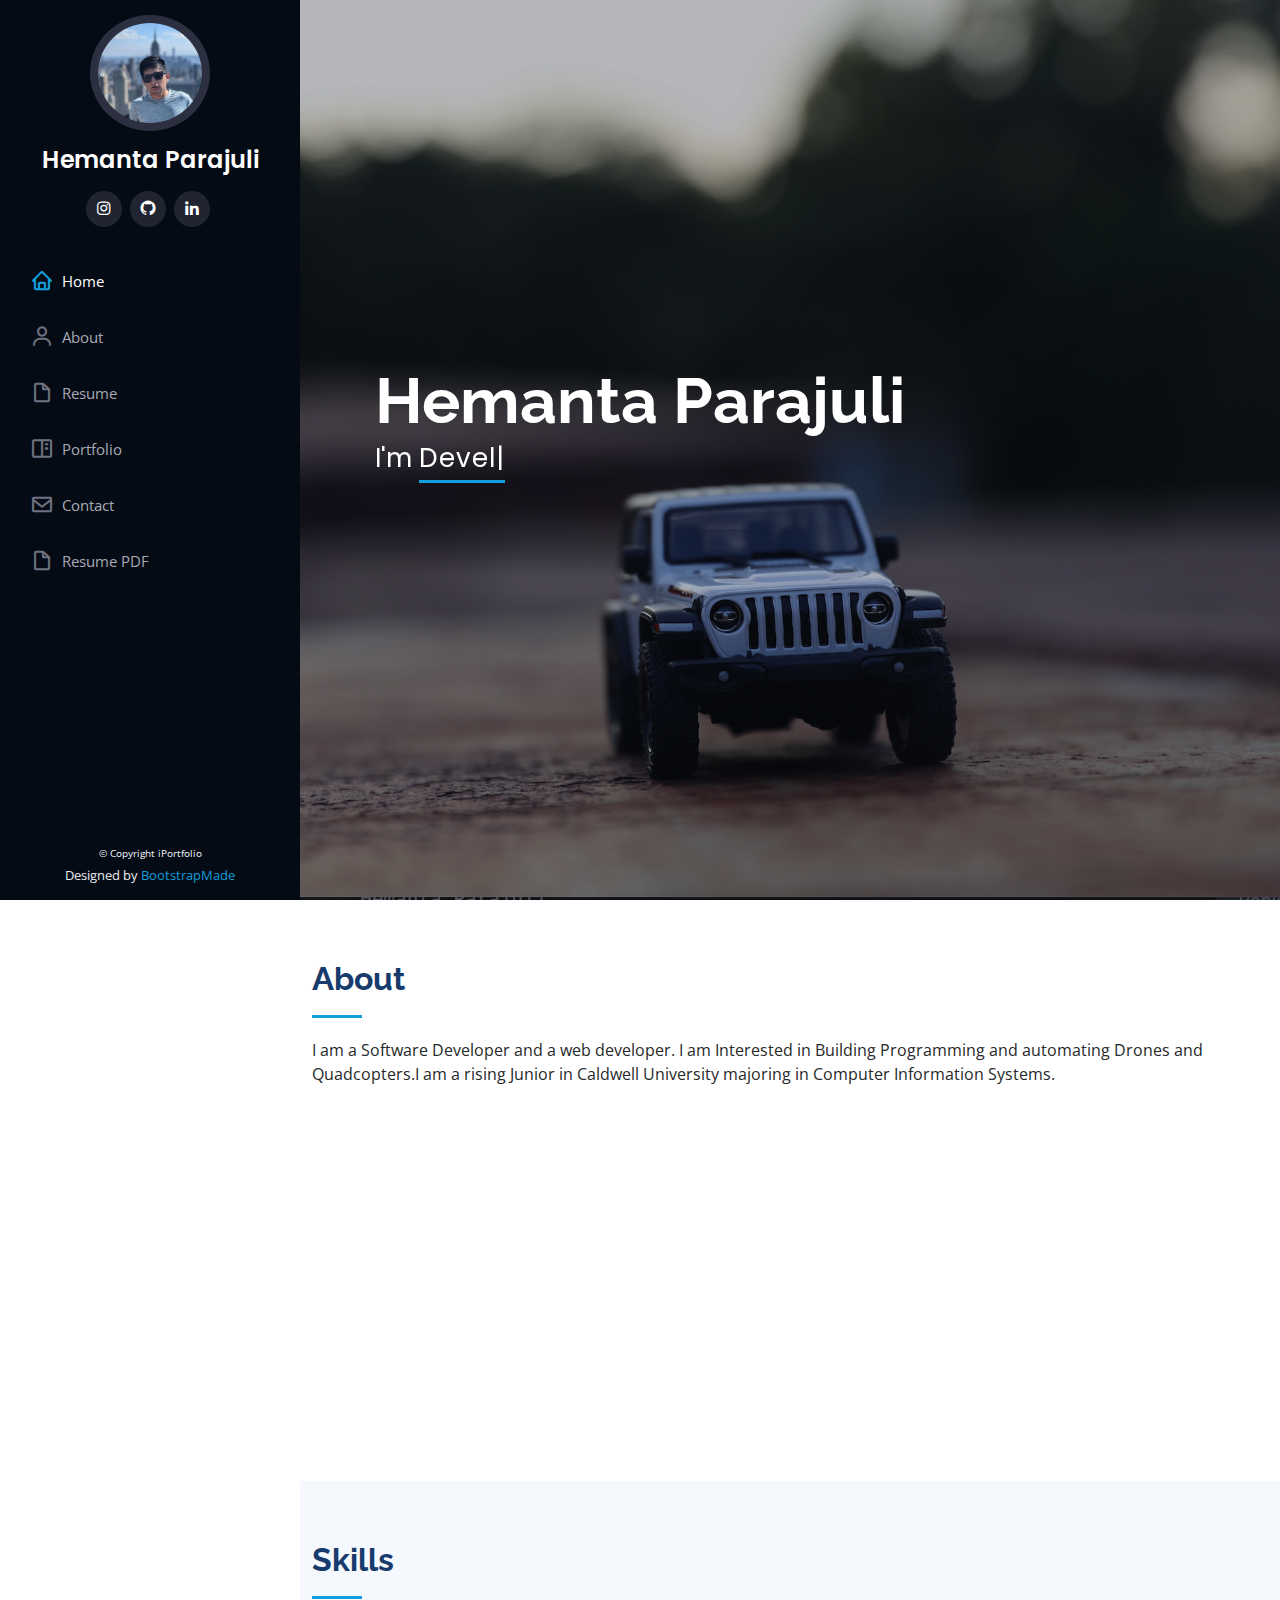
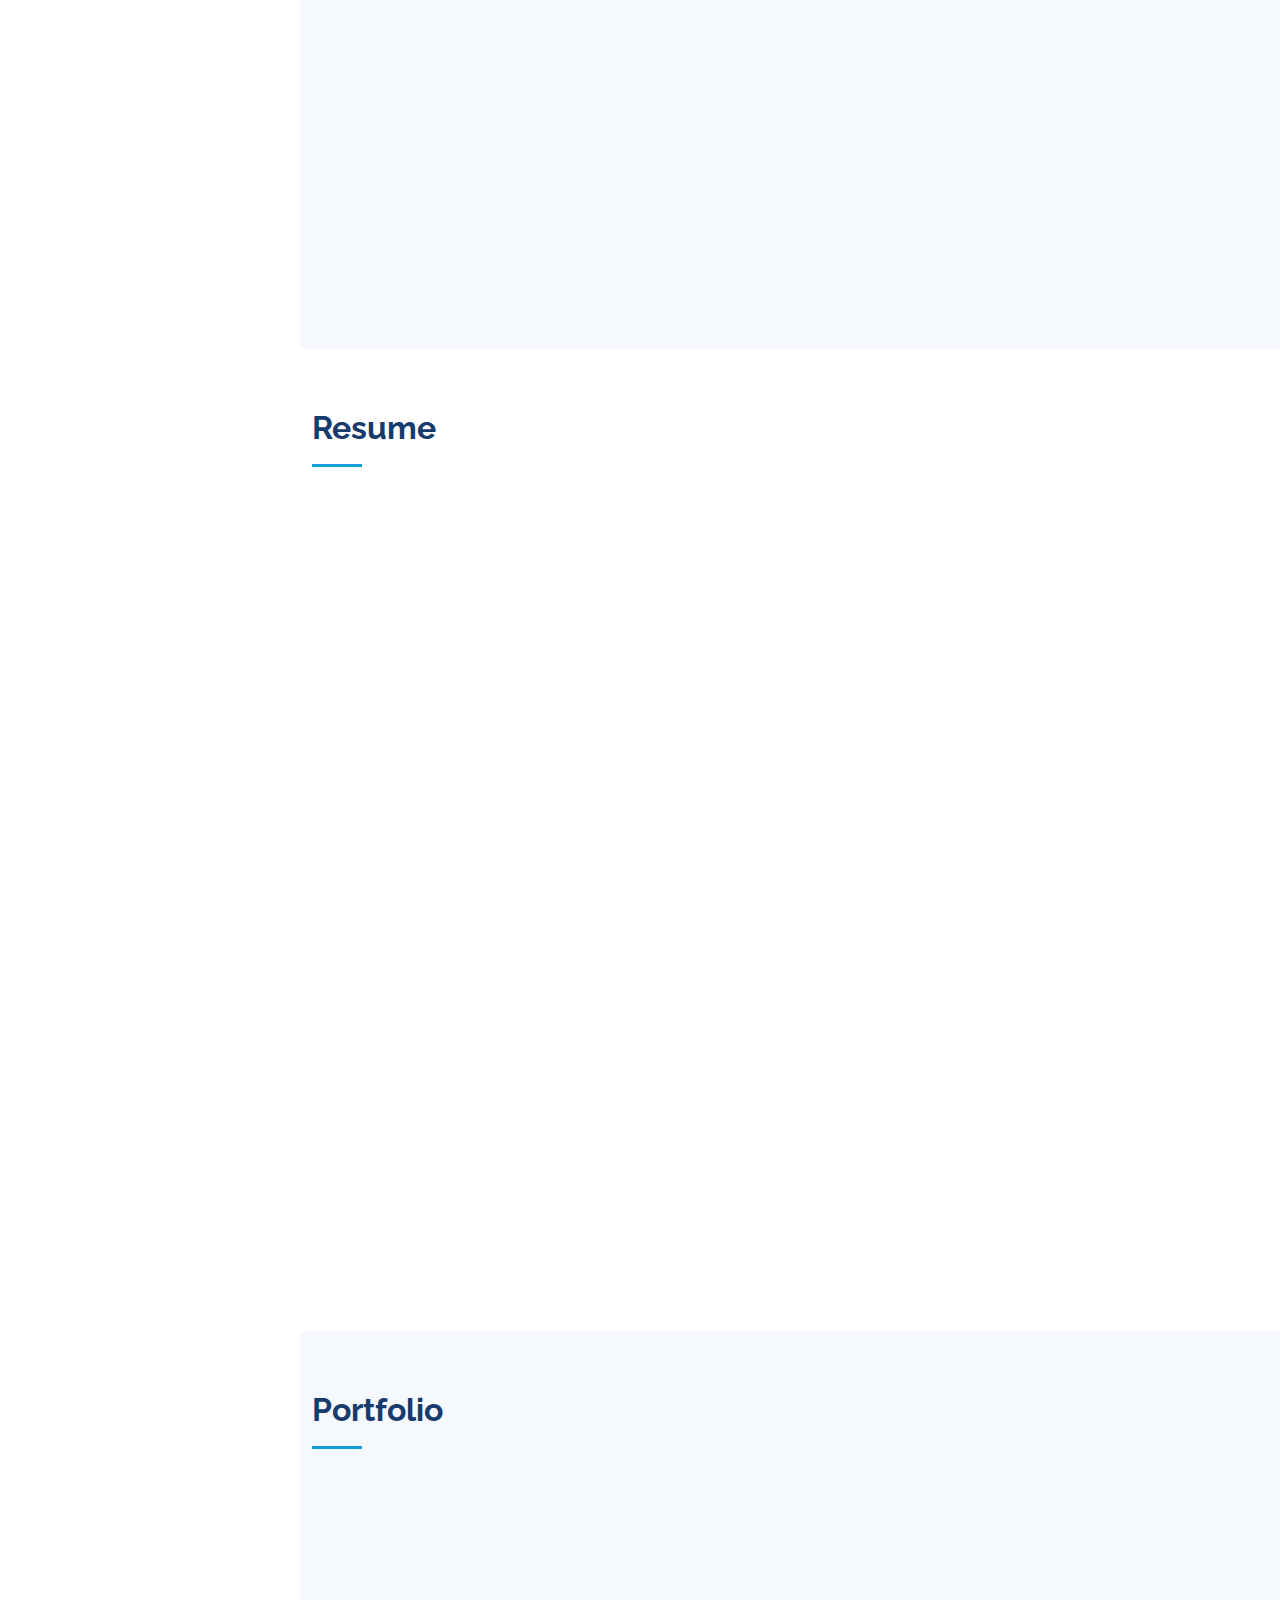
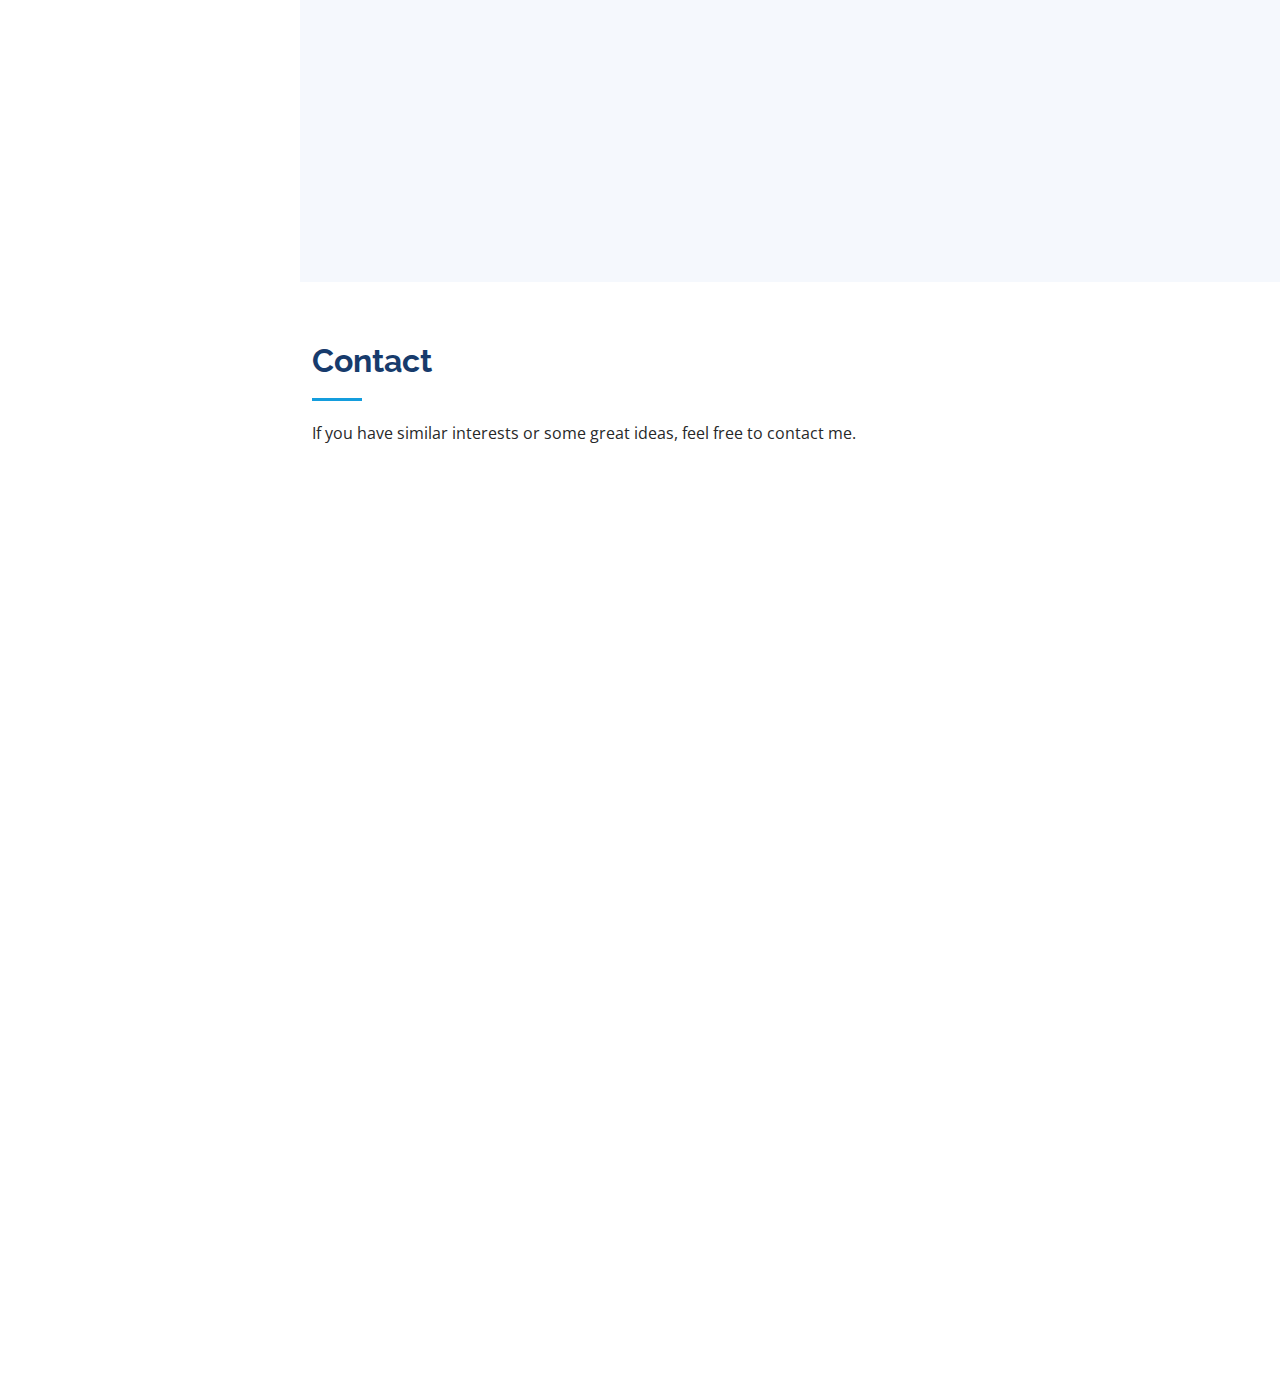
<file: index.html>
<!DOCTYPE html>
<html lang="en">

<head>
  <meta charset="utf-8">
  <meta content="width=device-width, initial-scale=1.0" name="viewport">

  <title>Hemanta Parajuli</title>
  <meta content="" name="description">
  <meta content="" name="keywords">

  <!-- Favicons -->
  <link href="assets/img/favicon.ico" rel="icon">
  <link href="assets/img/apple-touch-icon.png" rel="apple-touch-icon">

  <!-- Google Fonts -->
  <link href="https://fonts.googleapis.com/css?family=Open+Sans:300,300i,400,400i,600,600i,700,700i|Raleway:300,300i,400,400i,500,500i,600,600i,700,700i|Poppins:300,300i,400,400i,500,500i,600,600i,700,700i" rel="stylesheet">

  <!-- Vendor CSS Files -->
  <link href="assets/vendor/aos/aos.css" rel="stylesheet">
  <link href="assets/vendor/bootstrap/css/bootstrap.min.css" rel="stylesheet">
  <link href="assets/vendor/bootstrap-icons/bootstrap-icons.css" rel="stylesheet">
  <link href="assets/vendor/boxicons/css/boxicons.min.css" rel="stylesheet">
  <link href="assets/vendor/glightbox/css/glightbox.min.css" rel="stylesheet">
  <link href="assets/vendor/swiper/swiper-bundle.min.css" rel="stylesheet">

  <!-- Template Main CSS File -->
  <link href="assets/css/style.css" rel="stylesheet">

  <!-- =======================================================
  * Template Name: iPortfolio - v3.3.0
  * Template URL: https://bootstrapmade.com/iportfolio-bootstrap-portfolio-websites-template/
  * Author: BootstrapMade.com
  * License: https://bootstrapmade.com/license/
  ======================================================== -->
</head>

<body>

  <!-- ======= Mobile nav toggle button ======= -->
  <i class="bi bi-list mobile-nav-toggle d-xl-none"></i>

  <!-- ======= Header ======= -->
  <header id="header">
    <div class="d-flex flex-column">

      <div class="profile">
        <img src="hemanta2.png" alt="" class="img-fluid rounded-circle">
        <h1 class="text-light"><a href="index.html">Hemanta Parajuli</a></h1>
        <div class="social-links mt-3 text-center">

          <a href="#" class="instagram"><i class="bx bxl-instagram"></i></a>
          <a href="https://github.com/hemantafpv" class="google-plus"><i class="bx bxl-github"></i></a>
          <a href="https://www.linkedin.com/in/hemanta-parajuli-47191a1bb/" class="linkedin"><i class="bx bxl-linkedin"></i></a>
        </div>
      </div>

      <nav id="navbar" class="nav-menu navbar">
        <ul>
          <li><a href="#hero" class="nav-link scrollto active"><i class="bx bx-home"></i> <span>Home</span></a></li>
          <li><a href="#about" class="nav-link scrollto"><i class="bx bx-user"></i> <span>About</span></a></li>
          <li><a href="#resume" class="nav-link scrollto"><i class="bx bx-file-blank"></i> <span>Resume</span></a></li>
          <li><a href="#portfolio" class="nav-link scrollto"><i class="bx bx-book-content"></i> <span>Portfolio</span></a></li>
            <li><a href="#contact" class="nav-link scrollto"><i class="bx bx-envelope"></i> <span>Contact</span></a></li>
            <li><a href="resume.pdf" class="nav-link scrollto"><i class="bx bx-file-blank"></i> <span>Resume PDF</span></a></li>

        </ul>
      </nav><!-- .nav-menu -->
    </div>
  </header><!-- End Header -->

  <!-- ======= Hero Section ======= -->
  <section id="hero" class="d-flex flex-column justify-content-center align-items-center">
    <div class="hero-container" data-aos="fade-in">
      <h1>Hemanta Parajuli</h1>
      <p>I'm <span class="typed" data-typed-items="Developer, Drone Enthusiast,Thinker"></span></p>
    </div>
  </section><!-- End Hero -->

  <main id="main">

    <!-- ======= About Section ======= -->
    <section id="about" class="about">
      <div class="container">

        <div class="section-title">
          <h2>About</h2>
          <p>I am a Software Developer and a web developer. I am Interested in Building Programming and automating Drones and Quadcopters.I am a rising Junior in Caldwell University majoring in Computer Information Systems.
        </p></p>
        </div>

        <div class="row">
          <div class="col-lg-4" data-aos="fade-right">
            <img src="hemanta.png" class="img-fluid" alt="hemp">
          </div>
          <div class="col-lg-8 pt-4 pt-lg-0 content" data-aos="fade-left">
            <h3>Java/Python &amp; Web Developer.</h3>
            <p class="fst-italic">

            <div class="row">
              <div class="col-lg-6">
                <ul>
                  <li><i class="bi bi-chevron-right"></i> <strong>Birthday:</strong> <span>16 Dec 1999</span></li>
                  <li><i class="bi bi-chevron-right"></i> <strong>Phone:</strong> <span>+1 551 305 0060</span></li>
                  <li><i class="bi bi-chevron-right"></i> <strong>City:</strong> <span>New York, USA</span></li>
                </ul>
              </div>
              <div class="col-lg-6">
                <ul>
                  <li><i class="bi bi-chevron-right"></i> <strong>Age:</strong> <span>21</span></li>
                  <li><i class="bi bi-chevron-right"></i> <strong>Degree:</strong> <span>Undergraguate</span></li>
                  <li><i class="bi bi-chevron-right"></i> <strong>Email:</strong> <span>hemantaparajuli1173@gmail</span></li>
                  <li><i class="bi bi-chevron-right"></i> <strong>Freelance:</strong> <span>Available</span></li>
                </ul>
              </div>
            </div>
            <p>
              </p>
          </div>
        </div>

      </div>
    </section><!-- End About Section -->




    <!-- ======= Skills Section ======= -->
    <section id="skills" class="skills section-bg">
      <div class="container">

        <div class="section-title">
          <h2>Skills</h2>
          </div>

        <div class="row skills-content">

          <div class="col-lg-6" data-aos="fade-up">
            <div class="progress">
              <span class="skill">Java <i class="val">90%</i></span>
              <div class="progress-bar-wrap">
                <div class="progress-bar" role="progressbar" aria-valuenow="90" aria-valuemin="0" aria-valuemax="100"></div>
              </div>
            </div>

            <div class="progress">
              <span class="skill">HTML <i class="val">80%</i></span>
              <div class="progress-bar-wrap">
                <div class="progress-bar" role="progressbar" aria-valuenow="80" aria-valuemin="0" aria-valuemax="100"></div>
              </div>
            </div>

            <div class="progress">
              <span class="skill">CSS <i class="val">70%</i></span>
              <div class="progress-bar-wrap">
                <div class="progress-bar" role="progressbar" aria-valuenow="70" aria-valuemin="0" aria-valuemax="100"></div>
              </div>
            </div>

            <div class="progress">
              <span class="skill">JavaScript <i class="val">60%</i></span>
              <div class="progress-bar-wrap">
                <div class="progress-bar" role="progressbar" aria-valuenow="60" aria-valuemin="0" aria-valuemax="100"></div>
              </div>
            </div>

          </div>

          <div class="col-lg-6" data-aos="fade-up" data-aos-delay="100">
            <div class="progress">
              <span class="skill">Python <i class="val">85%</i></span>
              <div class="progress-bar-wrap">
                <div class="progress-bar" role="progressbar" aria-valuenow="85" aria-valuemin="0" aria-valuemax="100"></div>
              </div>
            </div>

            <div class="progress">
              <span class="skill">PHP <i class="val">70%</i></span>
              <div class="progress-bar-wrap">
                <div class="progress-bar" role="progressbar" aria-valuenow="70" aria-valuemin="0" aria-valuemax="100"></div>
              </div>
            </div>

            <div class="progress">
              <span class="skill">Building Drones<i class="val">90%</i></span>
              <div class="progress-bar-wrap">
                <div class="progress-bar" role="progressbar" aria-valuenow="90" aria-valuemin="0" aria-valuemax="100"></div>
              </div>
            </div>

            <div class="progress">
              <span class="skill">Photography <i class="val">35%</i></span>
              <div class="progress-bar-wrap">
                <div class="progress-bar" role="progressbar" aria-valuenow="35" aria-valuemin="0" aria-valuemax="100"></div>
              </div>
            </div>

          </div>

        </div>

      </div>
    </section><!-- End Skills Section -->

    <!-- ======= Resume Section ======= -->
    <section id="resume" class="resume">
      <div class="container">

        <div class="section-title">
          <h2>Resume</h2>
          <p></p>
        </div>

        <div class="row">
          <div class="col-lg-6" data-aos="fade-up">
            <h3 class="resume-title">Sumary</h3>
            <div class="resume-item pb-0">
              <h4>Hemanta Parajuli</h4>
              <p><em>Innovative and Aspiring Software and Web Developer Seeking for Opportunities to grow in the Field of Information Technology.</em></p>
              <ul>
                <li>5 Gould Place, Caldwell, Nj 07006</li>
                <li>(551) 305-0060</li>
                <li>hemantaparajuli1173@gmail.com</li>
              </ul>
            </div>

            <h3 class="resume-title">Education</h3>
            <div class="resume-item">
              <h4>Bachelors in Computer Information Systems</h4>
              <h5>2019 - 2023</h5>
              <p><em>Caldwell University, Caldwell,Nj</em></p>
              <p>Relevant Coursework: Computer Networking, Computer Programming and Web development</p>
              <li>Awarded with Presidential Scholarship</li>
              <li>Awarded with Recognition Scholarship</li>
            </div>

          </div>
          <div class="col-lg-6" data-aos="fade-up" data-aos-delay="100">
            <h3 class="resume-title">Experience</h3>
            <div class="resume-item">
              <h4>Resident Assistant Alternate </h4>
              <h5>May 2021 - Present</h5>
              <p><em>Caldwell University , NJ </em></p>
              <ul>
                <li>Developed and conducted programs on diversity, personal development, relationships, and academic performance.</li>
                <li> Fostered the development of relationships among residents, to promote the harmony.
               </li>
                  </ul>
            </div>
            <div class="resume-item">
              <h4>Media and IT technician</h4>
              <h5>July 2019 - June 2020</h5>
              <p><em>CALDWELL UNIVERSITY, Caldwell , NJ</em></p>
              <ul>
                <li>Set up hardware and software in optimal configurations to meet network performance requirements. </li>
                <li>Investigated and corrected problems with printers, copiers, and other peripheral devices.Completed 3 subsequent model iterations and built sensitivities; coded Excel macros to improve client experience </li>
                <li>Established, repaired, and optimized networks by installing wiring, cabling, and devices. </li>
                <li>Configured hardware, devices, and software to set up work stations for employees.</li>
              </ul>
            </div>
          </div>
        </div>

      </div>
    </section><!-- End Resume Section -->

    <!-- ======= Portfolio Section ======= -->
    <section id="portfolio" class="portfolio section-bg">
      <div class="container">

        <div class="section-title">
          <h2>Portfolio</h2>
            </div>

      <!--   <div class="row" data-aos="fade-up">
          <div class="col-lg-12 d-flex justify-content-center">
            <ul id="portfolio-flters">
              <li data-filter="*" class="filter-active">All</li>
              <li data-filter=".filter-app">App</li>
              <li data-filter=".filter-card">Card</li>
              <li data-filter=".filter-web">Web</li>
            </ul>
          </div>
        </div> -->

        <div class="row portfolio-container" data-aos="fade-up" data-aos-delay="100">

          <div class="col-lg-4 col-md-6 portfolio-item filter-app">
            <div class="portfolio-wrap">
              <img src="fpv1.png" class="img-fluid" alt="">
              <div class="portfolio-links">
                <a href="fpv1.png" data-gallery="portfolioGallery" class="portfolio-lightbox" title="FPV"><i class="bx bx-plus"></i></a>
                <a href="portfolio-details.html" title="More Details"><i class="bx bx-link"></i></a>
              </div>
            </div>
          </div>

          <div class="col-lg-4 col-md-6 portfolio-item filter-web">
            <div class="portfolio-wrap">
              <img src="assets/img/dji.jpeg" class="img-fluid" alt="">
              <div class="portfolio-links">
                <a href="assets/img/dji.jpeg" data-gallery="portfolioGallery" class="portfolio-lightbox" title="DJI"><i class="bx bx-plus"></i></a>
                <a href="portfolio-details2.html" title="More Details"><i class="bx bx-link"></i></a>
              </div>
            </div>
          </div>

          <div class="col-lg-4 col-md-6 portfolio-item filter-app">
            <div class="portfolio-wrap">
              <img src="assets/img/tiktaktoe.jpeg" class="img-fluid" alt="">
              <div class="portfolio-links">
                <a href="assets/img/tiktaktoe.jpeg" data-gallery="portfolioGallery" class="portfolio-lightbox" title="TIK TAK TOE"><i class="bx bx-plus"></i></a>
                <a href="portfolio-details3.html" title="More Details"><i class="bx bx-link"></i></a>
              </div>
            </div>
          </div>





        </div>

      </div>
    </section><!-- End Portfolio Section -->


    <!-- ======= Contact Section ======= -->
    <section id="contact" class="contact">
      <div class="container">

        <div class="section-title">
          <h2>Contact</h2>
          <p>If you have similar interests or some great ideas, feel free to contact me.</p>
        </div>

        <div class="row" data-aos="fade-in">

          <div class="col-lg-5 d-flex align-items-stretch">
            <div class="info">
              <div class="address">
                <i class="bi bi-geo-alt"></i>
                <h4>Location:</h4>
                <p>120 bloomfield avenue, CALDWELL,NJ</p>
              </div>

              <div class="email">
                <i class="bi bi-envelope"></i>
                <h4>Email:</h4>
                <a href="mailto:hemantaparajuli1173@gmail.com"><p>hemantaparajuli1173@gmail.com</p></a>
              </div>

              <div class="phone">
                <i class="bi bi-phone"></i>
                <h4>Call:</h4>
                <p>+1 551 305 0060</p>
              </div>
               <iframe src="https://www.google.com/maps/embed?pb=!1m18!1m12!1m3!1d3018.6505027941935!2d-74.27196718419496!3d40.835639779318704!2m3!1f0!2f0!3f0!3m2!1i1024!2i768!4f13.1!3m3!1m2!1s0x89c30082034d3c9d%3A0xa259176c2f0754c6!2s120%20Bloomfield%20Ave%2C%20Caldwell%2C%20NJ%2007006!5e0!3m2!1sen!2sus!4v1628223219926!5m2!1sen!2sus" width="490" height="450" style="border:0;" allowfullscreen="" loading="lazy"></iframe>
                </div>

          </div>

          <div class="col-lg-7 mt-5 mt-lg-0 d-flex align-items-stretch">
            <form action="forms/contact.php" method="post" role="form" class="php-email-form">
              <div class="row">
                <div class="form-group col-md-6">
                  <label for="name">Your Name</label>
                  <input type="text" name="name" class="form-control" id="name" required>
                </div>
                <div class="form-group col-md-6">
                  <label for="name">Your Email</label>
                  <input type="email" class="form-control" name="email" id="email" required>
                </div>
              </div>
              <div class="form-group">
                <label for="name">Subject</label>
                <input type="text" class="form-control" name="subject" id="subject" required>
              </div>
              <div class="form-group">
                <label for="name">Message</label>
                <textarea class="form-control" name="message" rows="10" required></textarea>
              </div>
              <div class="my-3">
                <div class="loading">Loading</div>
                <div class="error-message"></div>
                <div class="sent-message">Your message has been sent. Thank you!</div>
              </div>
              <div class="text-center"><button type="submit">Send Message</button></div>
            </form>
          </div>

        </div>

      </div>
    </section><!-- End Contact Section -->

  </main><!-- End #main -->

  <!-- ======= Footer ======= -->
  <footer id="footer">
    <div class="container">
      <div class="copyright">
      &copy; Copyright <span>iPortfolio</span>
      </div>
      <div class="credits">
        <!-- All the links in the footer should remain intact. -->
        <!-- You can delete the links only if you purchased the pro version. -->
        <!-- Licensing information: https://bootstrapmade.com/license/ -->
        <!-- Purchase the pro version with working PHP/AJAX contact form: https://bootstrapmade.com/iportfolio-bootstrap-portfolio-websites-template/ -->
        Designed by <a href="https://bootstrapmade.com/">BootstrapMade</a>
      </div>
    </div>
  </footer><!-- End  Footer -->

  <a href="#" class="back-to-top d-flex align-items-center justify-content-center"><i class="bi bi-arrow-up-short"></i></a>

  <!-- Vendor JS Files -->
  <script src="assets/vendor/aos/aos.js"></script>
  <script src="assets/vendor/bootstrap/js/bootstrap.bundle.min.js"></script>
  <script src="assets/vendor/glightbox/js/glightbox.min.js"></script>
  <script src="assets/vendor/isotope-layout/isotope.pkgd.min.js"></script>
  <script src="assets/vendor/php-email-form/validate.js"></script>
  <script src="assets/vendor/purecounter/purecounter.js"></script>
  <script src="assets/vendor/swiper/swiper-bundle.min.js"></script>
  <script src="assets/vendor/typed.js/typed.min.js"></script>
  <script src="assets/vendor/waypoints/noframework.waypoints.js"></script>

  <!-- Template Main JS File -->
  <script src="assets/js/main.js"></script>

</body>

</html>
</file>
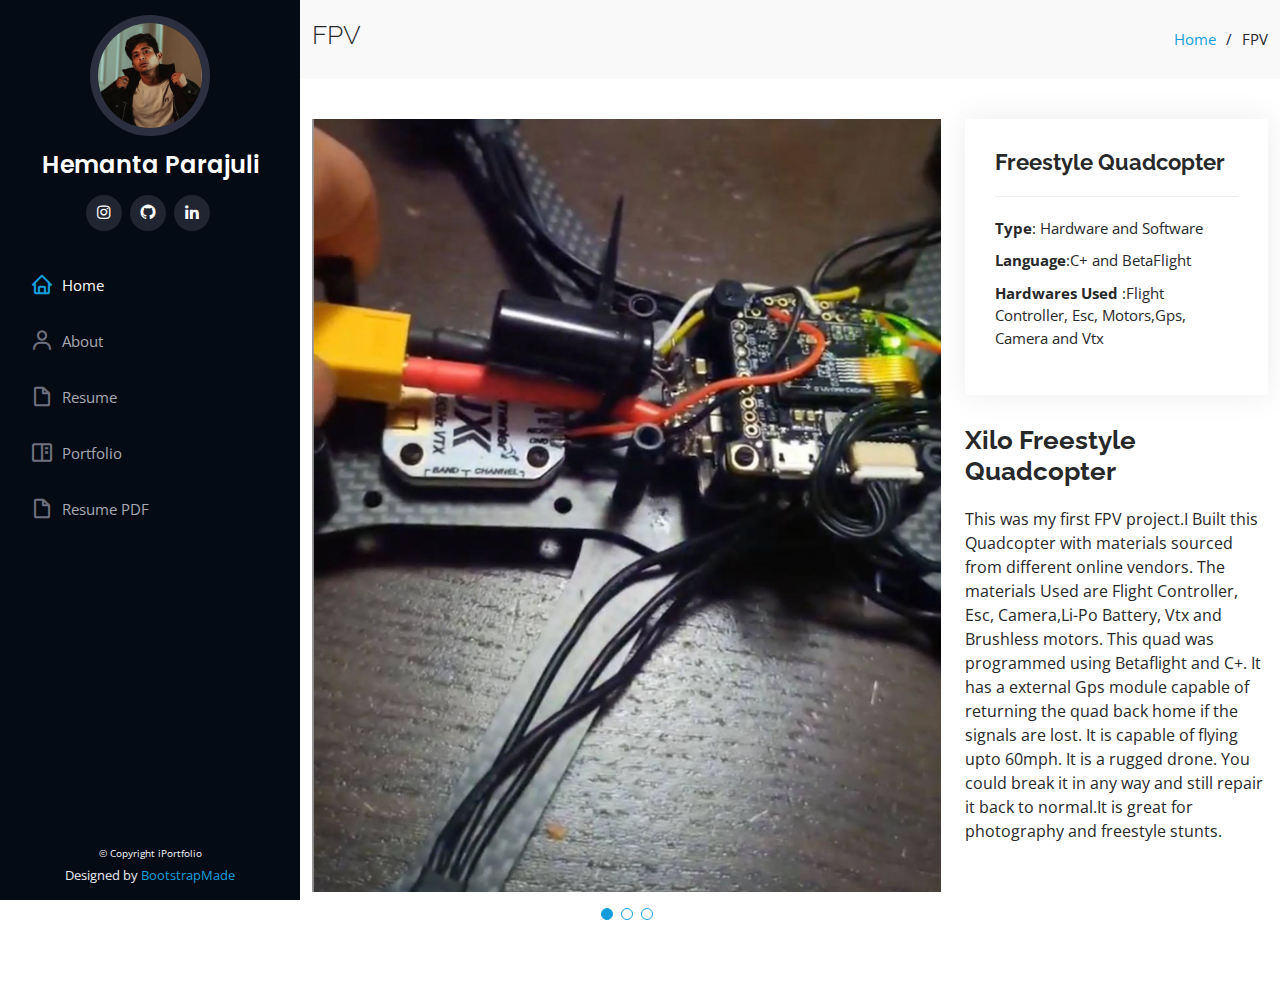
<file: portfolio-details.html>
<!DOCTYPE html>
<html lang="en">

<head>
  <meta charset="utf-8">
  <meta content="width=device-width, initial-scale=1.0" name="viewport">

  <title>FPV</title>
  <meta content="" name="description">
  <meta content="" name="keywords">

  <!-- Favicons -->
  <link href="assets/img/favicon.ico" rel="icon">
  <link href="assets/img/apple-touch-icon.png" rel="apple-touch-icon">

  <!-- Google Fonts -->
  <link href="https://fonts.googleapis.com/css?family=Open+Sans:300,300i,400,400i,600,600i,700,700i|Raleway:300,300i,400,400i,500,500i,600,600i,700,700i|Poppins:300,300i,400,400i,500,500i,600,600i,700,700i" rel="stylesheet">

  <!-- Vendor CSS Files -->
  <link href="assets/vendor/aos/aos.css" rel="stylesheet">
  <link href="assets/vendor/bootstrap/css/bootstrap.min.css" rel="stylesheet">
  <link href="assets/vendor/bootstrap-icons/bootstrap-icons.css" rel="stylesheet">
  <link href="assets/vendor/boxicons/css/boxicons.min.css" rel="stylesheet">
  <link href="assets/vendor/glightbox/css/glightbox.min.css" rel="stylesheet">
  <link href="assets/vendor/swiper/swiper-bundle.min.css" rel="stylesheet">

  <!-- Template Main CSS File -->
  <link href="assets/css/style.css" rel="stylesheet">

  <!-- =======================================================
  * Template Name: iPortfolio - v3.3.0
  * Template URL: https://bootstrapmade.com/iportfolio-bootstrap-portfolio-websites-template/
  * Author: BootstrapMade.com
  * License: https://bootstrapmade.com/license/
  ======================================================== -->
</head>

<body>

  <!-- ======= Mobile nav toggle button ======= -->
  <i class="bi bi-list mobile-nav-toggle d-xl-none"></i>

  <!-- ======= Header ======= -->
  <header id="header">
    <div class="d-flex flex-column">

      <div class="profile">
        <img src="hemanta.png" alt="" class="img-fluid rounded-circle">
        <h1 class="text-light"><a href="index.html">Hemanta Parajuli</a></h1>
        <div class="social-links mt-3 text-center">


          <a href="#" class="instagram"><i class="bx bxl-instagram"></i></a>
          <a href="https://github.com/hemantafpv" class="google-plus"><i class="bx bxl-github"></i></a>
          <a href="https://www.linkedin.com/in/hemanta-parajuli-47191a1bb/" class="linkedin"><i class="bx bxl-linkedin"></i></a>
        </div>
      </div>

      <nav id="navbar" class="nav-menu navbar">
        <ul>
          <li><a href="index.html" class="nav-link scrollto active"><i class="bx bx-home"></i> <span>Home</span></a></li>
          <li><a href="index.html" class="nav-link scrollto"><i class="bx bx-user"></i> <span>About</span></a></li>
          <li><a href="index.html" class="nav-link scrollto"><i class="bx bx-file-blank"></i> <span>Resume</span></a></li>
          <li><a href="index.html" class="nav-link scrollto"><i class="bx bx-book-content"></i> <span>Portfolio</span></a></li>
          <li><a href="resume.pdf" class="nav-link scrollto"><i class="bx bx-file-blank"></i> <span>Resume PDF</span></a></li>

          </ul>
      </nav><!-- .nav-menu -->
    </div>
  </header><!-- End Header -->

  <main id="main">

    <!-- ======= Breadcrumbs ======= -->
    <section id="breadcrumbs" class="breadcrumbs">
      <div class="container">

        <div class="d-flex justify-content-between align-items-center">
          <h2>FPV</h2>
          <ol>
            <li><a href="index.html">Home</a></li>
            <li>FPV</li>
          </ol>
        </div>

      </div>
    </section><!-- End Breadcrumbs -->

    <!-- ======= Portfolio Details Section ======= -->
    <section id="portfolio-details" class="portfolio-details">
      <div class="container">

        <div class="row gy-4">

          <div class="col-lg-8">
            <div class="portfolio-details-slider swiper-container">
              <div class="swiper-wrapper align-items-center">

                <div class="swiper-slide">
                  <img src="fpv3.png" alt="">
                </div>

                <div class="swiper-slide">
                  <img src="fpv1.png" alt="">
                </div>

                <div class="swiper-slide">
                  <img src="fpv2.png" alt="">
                </div>

              </div>
              <div class="swiper-pagination"></div>
            </div>
          </div>

          <div class="col-lg-4">
            <div class="portfolio-info">
              <h3>Freestyle Quadcopter</h3>
              <ul>
                <li><strong>Type</strong>: Hardware and Software</li>
                <li><strong>Language</strong>:C+ and BetaFlight</li>
                <li><strong>Hardwares Used </strong>:Flight Controller, Esc, Motors,Gps, Camera and Vtx</li>

              </ul>
            </div>
            <div class="portfolio-description">
              <h2>Xilo Freestyle Quadcopter</h2>
              <p>
                This was my first FPV project.I Built this Quadcopter with materials sourced from different online vendors. The materials Used are Flight Controller, Esc, Camera,Li-Po Battery, Vtx and Brushless motors. This quad was programmed using Betaflight and C+. It has a external Gps module capable of returning the quad back home if the signals are lost. It is capable of flying upto 60mph. It is a rugged drone. You could break it in any way and still repair it back to normal.It is great for photography and freestyle stunts.
              </p>
            </div>
          </div>

        </div>

      </div>
    </section><!-- End Portfolio Details Section -->

  </main><!-- End #main -->

  <!-- ======= Footer ======= -->
  <footer id="footer">
    <div class="container">
      <div class="copyright">
        &copy; Copyright <span>iPortfolio</span>
      </div>
      <div class="credits">
        <!-- All the links in the footer should remain intact. -->
        <!-- You can delete the links only if you purchased the pro version. -->
        <!-- Licensing information: https://bootstrapmade.com/license/ -->
        <!-- Purchase the pro version with working PHP/AJAX contact form: https://bootstrapmade.com/iportfolio-bootstrap-portfolio-websites-template/ -->
        Designed by <a href="https://bootstrapmade.com/">BootstrapMade</a>
      </div>
    </div>
  </footer><!-- End  Footer -->

  <a href="#" class="back-to-top d-flex align-items-center justify-content-center"><i class="bi bi-arrow-up-short"></i></a>

  <!-- Vendor JS Files -->
  <script src="assets/vendor/aos/aos.js"></script>
  <script src="assets/vendor/bootstrap/js/bootstrap.bundle.min.js"></script>
  <script src="assets/vendor/glightbox/js/glightbox.min.js"></script>
  <script src="assets/vendor/isotope-layout/isotope.pkgd.min.js"></script>
  <script src="assets/vendor/php-email-form/validate.js"></script>
  <script src="assets/vendor/purecounter/purecounter.js"></script>
  <script src="assets/vendor/swiper/swiper-bundle.min.js"></script>
  <script src="assets/vendor/typed.js/typed.min.js"></script>
  <script src="assets/vendor/waypoints/noframework.waypoints.js"></script>

  <!-- Template Main JS File -->
  <script src="assets/js/main.js"></script>

</body>

</html>
</file>
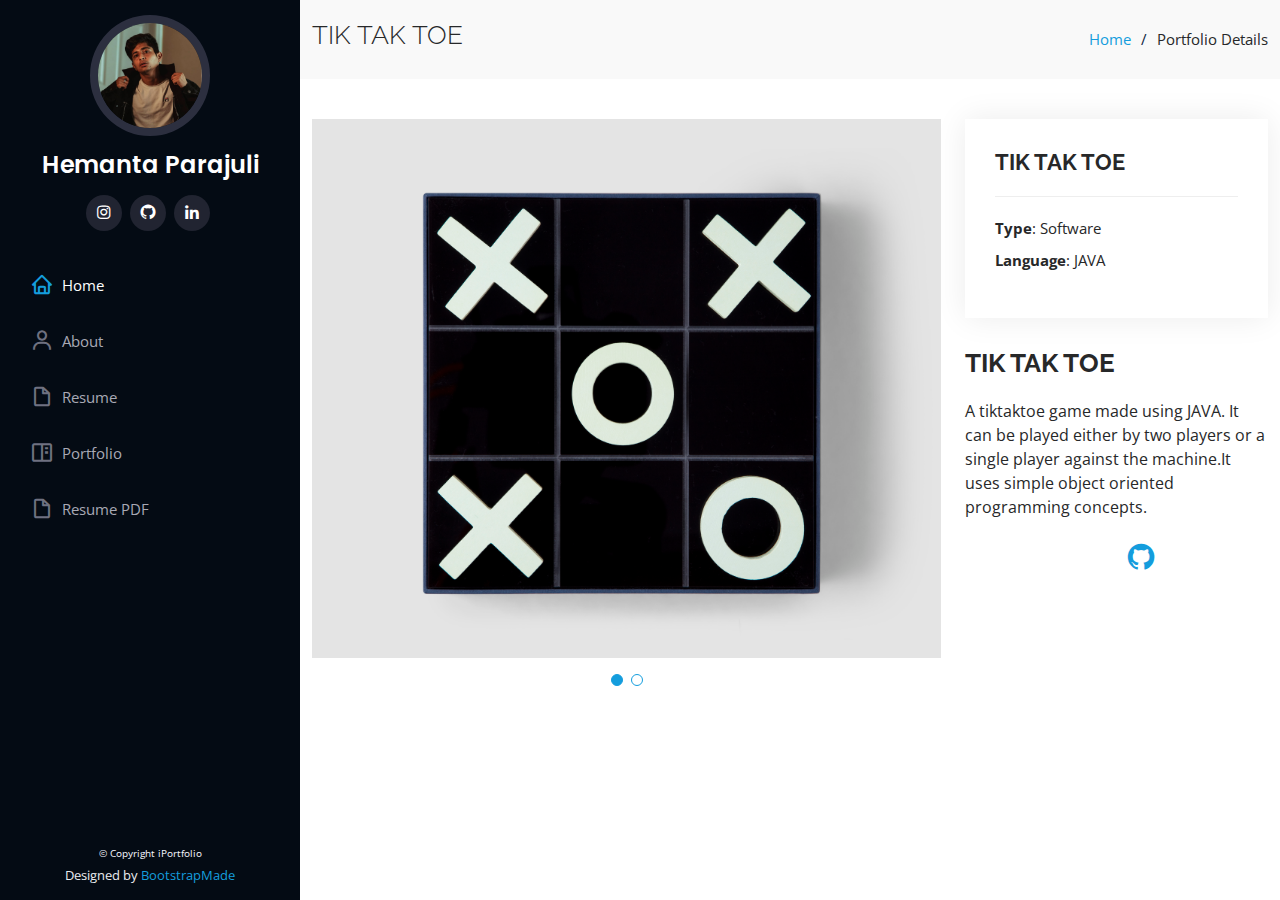
<file: portfolio-details3.html>
<!DOCTYPE html>
<html lang="en">

<head>
  <meta charset="utf-8">
  <meta content="width=device-width, initial-scale=1.0" name="viewport">

  <title>TIK TAK TOE</title>
  <meta content="" name="description">
  <meta content="" name="keywords">

  <!-- Favicons -->
  <link href="assets/img/favicon.ico" rel="icon">
  <link href="assets/img/apple-touch-icon.png" rel="apple-touch-icon">

  <!-- Google Fonts -->
  <link href="https://fonts.googleapis.com/css?family=Open+Sans:300,300i,400,400i,600,600i,700,700i|Raleway:300,300i,400,400i,500,500i,600,600i,700,700i|Poppins:300,300i,400,400i,500,500i,600,600i,700,700i" rel="stylesheet">

  <!-- Vendor CSS Files -->
  <link href="assets/vendor/aos/aos.css" rel="stylesheet">
  <link href="assets/vendor/bootstrap/css/bootstrap.min.css" rel="stylesheet">
  <link href="assets/vendor/bootstrap-icons/bootstrap-icons.css" rel="stylesheet">
  <link href="assets/vendor/boxicons/css/boxicons.min.css" rel="stylesheet">
  <link href="assets/vendor/glightbox/css/glightbox.min.css" rel="stylesheet">
  <link href="assets/vendor/swiper/swiper-bundle.min.css" rel="stylesheet">

  <!-- Template Main CSS File -->
  <link href="assets/css/style.css" rel="stylesheet">

  <!-- =======================================================
  * Template Name: iPortfolio - v3.3.0
  * Template URL: https://bootstrapmade.com/iportfolio-bootstrap-portfolio-websites-template/
  * Author: BootstrapMade.com
  * License: https://bootstrapmade.com/license/
  ======================================================== -->
</head>

<body>

  <!-- ======= Mobile nav toggle button ======= -->
  <i class="bi bi-list mobile-nav-toggle d-xl-none"></i>

  <!-- ======= Header ======= -->
  <header id="header">
    <div class="d-flex flex-column">

      <div class="profile">
        <img src="hemanta.png" alt="" class="img-fluid rounded-circle">
        <h1 class="text-light"><a href="index.html">Hemanta Parajuli</a></h1>
        <div class="social-links mt-3 text-center">
          <a href="#" class="instagram"><i class="bx bxl-instagram"></i></a>
          <a href="https://github.com/hemantafpv" class="google-plus"><i class="bx bxl-github"></i></a>
          <a href="https://www.linkedin.com/in/hemanta-parajuli-47191a1bb/" class="linkedin"><i class="bx bxl-linkedin"></i></a>
        </div>
      </div>

      <nav id="navbar" class="nav-menu navbar">
        <ul>
          <li><a href="index.html" class="nav-link scrollto active"><i class="bx bx-home"></i> <span>Home</span></a></li>
          <li><a href="index.html" class="nav-link scrollto"><i class="bx bx-user"></i> <span>About</span></a></li>
          <li><a href="index.html" class="nav-link scrollto"><i class="bx bx-file-blank"></i> <span>Resume</span></a></li>
          <li><a href="index.html" class="nav-link scrollto"><i class="bx bx-book-content"></i> <span>Portfolio</span></a></li>
          <li><a href="resume.pdf" class="nav-link scrollto"><i class="bx bx-file-blank"></i> <span>Resume PDF</span></a></li>

            </ul>
      </nav><!-- .nav-menu -->
    </div>
  </header><!-- End Header -->

  <main id="main">

    <!-- ======= Breadcrumbs ======= -->
    <section id="breadcrumbs" class="breadcrumbs">
      <div class="container">

        <div class="d-flex justify-content-between align-items-center">
          <h2>TIK TAK TOE </h2>
          <ol>
            <li><a href="index.html">Home</a></li>
            <li>Portfolio Details</li>
          </ol>
        </div>

      </div>
    </section><!-- End Breadcrumbs -->

    <!-- ======= Portfolio Details Section ======= -->
    <section id="portfolio-details" class="portfolio-details">
      <div class="container">

        <div class="row gy-4">

          <div class="col-lg-8">
            <div class="portfolio-details-slider swiper-container">
              <div class="swiper-wrapper align-items-center">

                <div class="swiper-slide">
                  <img src="tiktaktoe.jpeg" alt="">
                </div>

                <div class="swiper-slide">
                  <img src="tikcode.png" alt="">
                </div>



              </div>
              <div class="swiper-pagination"></div>
            </div>
          </div>

          <div class="col-lg-4">
            <div class="portfolio-info">
              <h3>TIK TAK TOE</h3>
              <ul>
                <li><strong>Type</strong>: Software</li>
                <li><strong>Language</strong>: JAVA</li>


              </ul>
            </div>
            <div class="portfolio-description">
              <h2>TIK TAK TOE</h2>
              <p>
                A tiktaktoe game made using JAVA. It can be played either by two players or a single player against the machine.It uses simple object oriented programming concepts.
              </p>
              <p>
                <a href="https://github.com/hemantafpv/tik-tak-toe" class="githubdji"><i class="bx bxl-github"></i></a>
              </p>
            </div>
          </div>

        </div>

      </div>
    </section><!-- End Portfolio Details Section -->

  </main><!-- End #main -->

  <!-- ======= Footer ======= -->
  <footer id="footer">
    <div class="container">
      <div class="copyright">
        &copy; Copyright <span>iPortfolio</span>
      </div>
      <div class="credits">
        <!-- All the links in the footer should remain intact. -->
        <!-- You can delete the links only if you purchased the pro version. -->
        <!-- Licensing information: https://bootstrapmade.com/license/ -->
        <!-- Purchase the pro version with working PHP/AJAX contact form: https://bootstrapmade.com/iportfolio-bootstrap-portfolio-websites-template/ -->
        Designed by <a href="https://bootstrapmade.com/">BootstrapMade</a>
      </div>
    </div>
  </footer><!-- End  Footer -->

  <a href="#" class="back-to-top d-flex align-items-center justify-content-center"><i class="bi bi-arrow-up-short"></i></a>

  <!-- Vendor JS Files -->
  <script src="assets/vendor/aos/aos.js"></script>
  <script src="assets/vendor/bootstrap/js/bootstrap.bundle.min.js"></script>
  <script src="assets/vendor/glightbox/js/glightbox.min.js"></script>
  <script src="assets/vendor/isotope-layout/isotope.pkgd.min.js"></script>
  <script src="assets/vendor/php-email-form/validate.js"></script>
  <script src="assets/vendor/purecounter/purecounter.js"></script>
  <script src="assets/vendor/swiper/swiper-bundle.min.js"></script>
  <script src="assets/vendor/typed.js/typed.min.js"></script>
  <script src="assets/vendor/waypoints/noframework.waypoints.js"></script>

  <!-- Template Main JS File -->
  <script src="assets/js/main.js"></script>

</body>

</html>
</file>
<file: assets/css/style.css>
/**
* Template Name: iPortfolio - v3.3.0
* Template URL: https://bootstrapmade.com/iportfolio-bootstrap-portfolio-websites-template/
* Author: BootstrapMade.com
* License: https://bootstrapmade.com/license/
*/

/*--------------------------------------------------------------
# General
--------------------------------------------------------------*/
body {
  font-family: "Open Sans", sans-serif;
  color: #272829;
}

a {
  color: #149ddd;
  text-decoration: none;
}

a:hover {
  color: #37b3ed;
  text-decoration: none;
}

h1, h2, h3, h4, h5, h6 {
  font-family: "Raleway", sans-serif;
}

/*--------------------------------------------------------------
# Back to top button
--------------------------------------------------------------*/
.back-to-top {
  position: fixed;
  visibility: hidden;
  opacity: 0;
  right: 15px;
  bottom: 15px;
  z-index: 996;
  background: #149ddd;
  width: 40px;
  height: 40px;
  border-radius: 50px;
  transition: all 0.4s;
}

.back-to-top i {
  font-size: 28px;
  color: #fff;
  line-height: 0;
}

.back-to-top:hover {
  background: #2eafec;
  color: #fff;
}

.back-to-top.active {
  visibility: visible;
  opacity: 1;
}

/*--------------------------------------------------------------
# Header
--------------------------------------------------------------*/
#header {
  position: fixed;
  top: 0;
  left: 0;
  bottom: 0;
  width: 300px;
  transition: all ease-in-out 0.5s;
  z-index: 9997;
  transition: all 0.5s;
  padding: 0 15px;
  background: #040b14;
  overflow-y: auto;
}

#header .profile img {
  margin: 15px auto;
  display: block;
  width: 120px;
  border: 8px solid #2c2f3f;
}

#header .profile h1 {
  font-size: 24px;
  margin: 0;
  padding: 0;
  font-weight: 600;
  -moz-text-align-last: center;
  text-align-last: center;
  font-family: "Poppins", sans-serif;
}

#header .profile h1 a, #header .profile h1 a:hover {
  color: #fff;
  text-decoration: none;
}

#header .profile .social-links a {
  font-size: 18px;
  display: inline-block;
  background: #212431;
  color: #fff;
  line-height: 1;
  padding: 8px 0;
  margin-right: 4px;
  border-radius: 50%;
  text-align: center;
  width: 36px;
  height: 36px;
  transition: 0.3s;
}

#header .profile .social-links a:hover {
  background: #149ddd;
  color: #fff;
  text-decoration: none;
}

#main {
  margin-left: 300px;
}

@media (max-width: 1199px) {
  #header {
    left: -300px;
  }
  #main {
    margin-left: 0;
  }
}

/*--------------------------------------------------------------
# Navigation Menu
--------------------------------------------------------------*/
/* Desktop Navigation */
.nav-menu {
  padding: 30px 0 0 0;
}

.nav-menu * {
  margin: 0;
  padding: 0;
  list-style: none;
}

.nav-menu > ul > li {
  position: relative;
  white-space: nowrap;
}

.nav-menu a, .nav-menu a:focus {
  display: flex;
  align-items: center;
  color: #a8a9b4;
  padding: 12px 15px;
  margin-bottom: 8px;
  transition: 0.3s;
  font-size: 15px;
}

.nav-menu a i, .nav-menu a:focus i {
  font-size: 24px;
  padding-right: 8px;
  color: #6f7180;
}

.nav-menu a:hover, .nav-menu .active, .nav-menu .active:focus, .nav-menu li:hover > a {
  text-decoration: none;
  color: #fff;
}

.nav-menu a:hover i, .nav-menu .active i, .nav-menu .active:focus i, .nav-menu li:hover > a i {
  color: #149ddd;
}

/* Mobile Navigation */
.mobile-nav-toggle {
  position: fixed;
  right: 15px;
  top: 15px;
  z-index: 9998;
  border: 0;
  font-size: 24px;
  transition: all 0.4s;
  outline: none !important;
  background-color: #149ddd;
  color: #fff;
  width: 40px;
  height: 40px;
  display: inline-flex;
  align-items: center;
  justify-content: center;
  line-height: 0;
  border-radius: 50px;
  cursor: pointer;
}

.mobile-nav-active {
  overflow: hidden;
}

.mobile-nav-active #header {
  left: 0;
}

/*--------------------------------------------------------------
# Hero Section
--------------------------------------------------------------*/
#hero {
  width: 100%;
  height: 100vh;
  background: url("wrangler.png") top center;
  background-size: cover;
}

#hero:before {
  content: "";
  background: rgba(5, 13, 24, 0.3);
  position: absolute;
  bottom: 0;
  top: 0;
  left: 0;
  right: 0;
  z-index: 1;
}

#hero .hero-container {
  position: relative;
  z-index: 2;
  min-width: 300px;
}

#hero h1 {
  margin: 0 0 10px 0;
  font-size: 64px;
  font-weight: 700;
  line-height: 56px;
  color: #fff;
}

#hero p {
  color: #fff;
  margin-bottom: 50px;
  font-size: 26px;
  font-family: "Poppins", sans-serif;
}

#hero p span {
  color: #fff;
  padding-bottom: 4px;
  letter-spacing: 1px;
  border-bottom: 3px solid #149ddd;
}

@media (min-width: 1024px) {
  #hero {
    background-attachment: fixed;
  }
}

@media (max-width: 768px) {
  #hero h1 {
    font-size: 28px;
    line-height: 36px;
  }
  #hero h2 {
    font-size: 18px;
    line-height: 24px;
    margin-bottom: 30px;
  }
}

/*--------------------------------------------------------------
# Sections General
--------------------------------------------------------------*/
section {
  padding: 60px 0;
  overflow: hidden;
}

.section-bg {
  background: #f5f8fd;
}

.section-title {
  padding-bottom: 30px;
}

.section-title h2 {
  font-size: 32px;
  font-weight: bold;
  margin-bottom: 20px;
  padding-bottom: 20px;
  position: relative;
  color: #173b6c;
}

.section-title h2::after {
  content: '';
  position: absolute;
  display: block;
  width: 50px;
  height: 3px;
  background: #149ddd;
  bottom: 0;
  left: 0;
}

.section-title p {
  margin-bottom: 0;
}

/*--------------------------------------------------------------
# About
--------------------------------------------------------------*/
.about .content h3 {
  font-weight: 700;
  font-size: 26px;
  color: #173b6c;
}

.about .content ul {
  list-style: none;
  padding: 0;
}

.about .content ul li {
  margin-bottom: 20px;
  display: flex;
  align-items: center;
}

.about .content ul strong {
  margin-right: 10px;
}

.about .content ul i {
  font-size: 16px;
  margin-right: 5px;
  color: #149ddd;
  line-height: 0;
}

.about .content p:last-child {
  margin-bottom: 0;
}

/*--------------------------------------------------------------
# Facts
--------------------------------------------------------------*/
.facts {
  padding-bottom: 30px;
}

.facts .count-box {
  padding: 30px;
  width: 100%;
}

.facts .count-box i {
  display: block;
  font-size: 44px;
  color: #149ddd;
  float: left;
  line-height: 0;
}

.facts .count-box span {
  font-size: 48px;
  line-height: 40px;
  display: block;
  font-weight: 700;
  color: #050d18;
  margin-left: 60px;
}

.facts .count-box p {
  padding: 15px 0 0 0;
  margin: 0 0 0 60px;
  font-family: "Raleway", sans-serif;
  font-size: 14px;
  color: #122f57;
}

.facts .count-box a {
  font-weight: 600;
  display: block;
  margin-top: 20px;
  color: #122f57;
  font-size: 15px;
  font-family: "Poppins", sans-serif;
  transition: ease-in-out 0.3s;
}

.facts .count-box a:hover {
  color: #1f5297;
}

/*--------------------------------------------------------------
# Akills
--------------------------------------------------------------*/
.skills .progress {
  height: 60px;
  display: block;
  background: none;
  border-radius: 0;
}

.skills .progress .skill {
  padding: 0;
  margin: 0 0 6px 0;
  text-transform: uppercase;
  display: block;
  font-weight: 600;
  font-family: "Poppins", sans-serif;
  color: #050d18;
}

.skills .progress .skill .val {
  float: right;
  font-style: normal;
}

.skills .progress-bar-wrap {
  background: #dce8f8;
  height: 10px;
}

.skills .progress-bar {
  width: 1px;
  height: 10px;
  transition: .9s;
  background-color: #149ddd;
}

/*--------------------------------------------------------------
# Resume
--------------------------------------------------------------*/
.resume .resume-title {
  font-size: 26px;
  font-weight: 700;
  margin-top: 20px;
  margin-bottom: 20px;
  color: #050d18;
}

.resume .resume-item {
  padding: 0 0 20px 20px;
  margin-top: -2px;
  border-left: 2px solid #1f5297;
  position: relative;
}

.resume .resume-item h4 {
  line-height: 18px;
  font-size: 18px;
  font-weight: 600;
  text-transform: uppercase;
  font-family: "Poppins", sans-serif;
  color: #050d18;
  margin-bottom: 10px;
}

.resume .resume-item h5 {
  font-size: 16px;
  background: #e4edf9;
  padding: 5px 15px;
  display: inline-block;
  font-weight: 600;
  margin-bottom: 10px;
}

.resume .resume-item ul {
  padding-left: 20px;
}

.resume .resume-item ul li {
  padding-bottom: 10px;
}

.resume .resume-item:last-child {
  padding-bottom: 0;
}

.resume .resume-item::before {
  content: "";
  position: absolute;
  width: 16px;
  height: 16px;
  border-radius: 50px;
  left: -9px;
  top: 0;
  background: #fff;
  border: 2px solid #1f5297;
}

/*--------------------------------------------------------------
# Portfolio
--------------------------------------------------------------*/
.portfolio .portfolio-item {
  margin-bottom: 30px;
}

.portfolio #portfolio-flters {
  padding: 0;
  margin: 0 auto 35px auto;
  list-style: none;
  text-align: center;
  background: #fff;
  border-radius: 50px;
  padding: 2px 15px;
}

.portfolio #portfolio-flters li {
  cursor: pointer;
  display: inline-block;
  padding: 10px 15px 8px 15px;
  font-size: 14px;
  font-weight: 600;
  line-height: 1;
  text-transform: uppercase;
  color: #272829;
  margin-bottom: 5px;
  transition: all 0.3s ease-in-out;
}

.portfolio #portfolio-flters li:hover, .portfolio #portfolio-flters li.filter-active {
  color: #149ddd;
}

.portfolio #portfolio-flters li:last-child {
  margin-right: 0;
}

.portfolio .portfolio-wrap {
  transition: 0.3s;
  position: relative;
  overflow: hidden;
  z-index: 1;
}

.portfolio .portfolio-wrap::before {
  content: "";
  background: rgba(255, 255, 255, 0.5);
  position: absolute;
  left: 0;
  right: 0;
  top: 0;
  bottom: 0;
  transition: all ease-in-out 0.3s;
  z-index: 2;
  opacity: 0;
}

.portfolio .portfolio-wrap .portfolio-links {
  opacity: 1;
  left: 0;
  right: 0;
  bottom: -60px;
  z-index: 3;
  position: absolute;
  transition: all ease-in-out 0.3s;
  display: flex;
  justify-content: center;
}

.portfolio .portfolio-wrap .portfolio-links a {
  color: #fff;
  font-size: 28px;
  text-align: center;
  background: rgba(20, 157, 221, 0.75);
  transition: 0.3s;
  width: 50%;
}

.portfolio .portfolio-wrap .portfolio-links a:hover {
  background: rgba(20, 157, 221, 0.95);
}

.portfolio .portfolio-wrap .portfolio-links a + a {
  border-left: 1px solid #37b3ed;
}

.portfolio .portfolio-wrap:hover::before {
  top: 0;
  left: 0;
  right: 0;
  bottom: 0;
  opacity: 1;
}

.portfolio .portfolio-wrap:hover .portfolio-links {
  opacity: 1;
  bottom: 0;
}

/*--------------------------------------------------------------
# Portfolio Details
--------------------------------------------------------------*/
.portfolio-details {
  padding-top: 40px;
}

.portfolio-details .portfolio-details-slider img {
  width: 100%;
}

.portfolio-details .portfolio-details-slider .swiper-pagination {
  margin-top: 20px;
  position: relative;
}

.portfolio-details .portfolio-details-slider .swiper-pagination .swiper-pagination-bullet {
  width: 12px;
  height: 12px;
  background-color: #fff;
  opacity: 1;
  border: 1px solid #149ddd;
}

.portfolio-details .portfolio-details-slider .swiper-pagination .swiper-pagination-bullet-active {
  background-color: #149ddd;
}

.portfolio-details .portfolio-info {
  padding: 30px;
  box-shadow: 0px 0 30px rgba(5, 13, 24, 0.08);
}

.portfolio-details .portfolio-info h3 {
  font-size: 22px;
  font-weight: 700;
  margin-bottom: 20px;
  padding-bottom: 20px;
  border-bottom: 1px solid #eee;
}

.portfolio-details .portfolio-info ul {
  list-style: none;
  padding: 0;
  font-size: 15px;
}

.portfolio-details .portfolio-info ul li + li {
  margin-top: 10px;
}

.portfolio-details .portfolio-description {
  padding-top: 30px;
}

.portfolio-details .portfolio-description h2 {
  font-size: 26px;
  font-weight: 700;
  margin-bottom: 20px;
}

.portfolio-details .portfolio-description p {
  padding: 0;
}

/*--------------------------------------------------------------
# Services
--------------------------------------------------------------*/
.services .icon-box {
  margin-bottom: 20px;
}

.services .icon {
  float: left;
  display: flex;
  align-items: center;
  justify-content: center;
  width: 54px;
  height: 54px;
  background: #149ddd;
  border-radius: 50%;
  transition: 0.5s;
  border: 1px solid #149ddd;
}

.services .icon i {
  color: #fff;
  font-size: 24px;
  line-height: 0;
}

.services .icon-box:hover .icon {
  background: #fff;
}

.services .icon-box:hover .icon i {
  color: #149ddd;
}

.services .title {
  margin-left: 80px;
  font-weight: 700;
  margin-bottom: 15px;
  font-size: 18px;
}

.services .title a {
  color: #343a40;
}

.services .title a:hover {
  color: #149ddd;
}

.services .description {
  margin-left: 80px;
  line-height: 24px;
  font-size: 14px;
}

/*--------------------------------------------------------------
# Testimonials
--------------------------------------------------------------*/
.testimonials .testimonial-item {
  box-sizing: content-box;
  text-align: center;
  min-height: 320px;
}

.testimonials .testimonial-item .testimonial-img {
  width: 90px;
  border-radius: 50%;
  margin: 0 auto;
}

.testimonials .testimonial-item h3 {
  font-size: 18px;
  font-weight: bold;
  margin: 10px 0 5px 0;
  color: #111;
}

.testimonials .testimonial-item h4 {
  font-size: 14px;
  color: #999;
  margin: 0;
}

.testimonials .testimonial-item .quote-icon-left, .testimonials .testimonial-item .quote-icon-right {
  color: #c3e8fa;
  font-size: 26px;
}

.testimonials .testimonial-item .quote-icon-left {
  display: inline-block;
  left: -5px;
  position: relative;
}

.testimonials .testimonial-item .quote-icon-right {
  display: inline-block;
  right: -5px;
  position: relative;
  top: 10px;
}

.testimonials .testimonial-item p {
  font-style: italic;
  margin: 0 15px 15px 15px;
  padding: 20px;
  background: #fff;
  position: relative;
  margin-bottom: 35px;
  border-radius: 6px;
  box-shadow: 0px 2px 15px rgba(0, 0, 0, 0.1);
}

.testimonials .testimonial-item p::after {
  content: "";
  width: 0;
  height: 0;
  border-top: 20px solid #fff;
  border-right: 20px solid transparent;
  border-left: 20px solid transparent;
  position: absolute;
  bottom: -20px;
  left: calc(50% - 20px);
}

.testimonials .swiper-pagination {
  margin-top: 20px;
  position: relative;
}

.testimonials .swiper-pagination .swiper-pagination-bullet {
  width: 12px;
  height: 12px;
  background-color: #fff;
  opacity: 1;
  border: 1px solid #149ddd;
}

.testimonials .swiper-pagination .swiper-pagination-bullet-active {
  background-color: #149ddd;
}

/*--------------------------------------------------------------
# Contact
--------------------------------------------------------------*/
.contact {
  padding-bottom: 130px;
}

.contact .info {
  padding: 30px;
  background: #fff;
  width: 100%;
  box-shadow: 0 0 24px 0 rgba(0, 0, 0, 0.12);
}

.contact .info i {
  font-size: 20px;
  color: #149ddd;
  float: left;
  width: 44px;
  height: 44px;
  background: #dff3fc;
  display: flex;
  justify-content: center;
  align-items: center;
  border-radius: 50px;
  transition: all 0.3s ease-in-out;
}

.contact .info h4 {
  padding: 0 0 0 60px;
  font-size: 22px;
  font-weight: 600;
  margin-bottom: 5px;
  color: #050d18;
}

.contact .info p {
  padding: 0 0 10px 60px;
  margin-bottom: 20px;
  font-size: 14px;
  color: #173b6c;
}

.contact .info .email p {
  padding-top: 5px;
}

.contact .info .social-links {
  padding-left: 60px;
}

.contact .info .social-links a {
  font-size: 18px;
  display: inline-block;
  background: #333;
  color: #fff;
  line-height: 1;
  padding: 8px 0;
  border-radius: 50%;
  text-align: center;
  width: 36px;
  height: 36px;
  transition: 0.3s;
  margin-right: 10px;
}

.contact .info .social-links a:hover {
  background: #149ddd;
  color: #fff;
}

.contact .info .email:hover i, .contact .info .address:hover i, .contact .info .phone:hover i {
  background: #149ddd;
  color: #fff;
}

.contact .php-email-form {
  width: 100%;
  padding: 30px;
  background: #fff;
  box-shadow: 0 0 24px 0 rgba(0, 0, 0, 0.12);
}

.contact .php-email-form .form-group {
  padding-bottom: 8px;
}

.contact .php-email-form .validate {
  display: none;
  color: red;
  margin: 0 0 15px 0;
  font-weight: 400;
  font-size: 13px;
}

.contact .php-email-form .error-message {
  display: none;
  color: #fff;
  background: #ed3c0d;
  text-align: left;
  padding: 15px;
  font-weight: 600;
}

.contact .php-email-form .error-message br + br {
  margin-top: 25px;
}

.contact .php-email-form .sent-message {
  display: none;
  color: #fff;
  background: #18d26e;
  text-align: center;
  padding: 15px;
  font-weight: 600;
}

.contact .php-email-form .loading {
  display: none;
  background: #fff;
  text-align: center;
  padding: 15px;
}

.contact .php-email-form .loading:before {
  content: "";
  display: inline-block;
  border-radius: 50%;
  width: 24px;
  height: 24px;
  margin: 0 10px -6px 0;
  border: 3px solid #18d26e;
  border-top-color: #eee;
  -webkit-animation: animate-loading 1s linear infinite;
  animation: animate-loading 1s linear infinite;
}

.contact .php-email-form .form-group {
  margin-bottom: 15px;
}

.contact .php-email-form label {
  padding-bottom: 8px;
}

.contact .php-email-form input, .contact .php-email-form textarea {
  border-radius: 0;
  box-shadow: none;
  font-size: 14px;
}

.contact .php-email-form input {
  height: 44px;
}

.contact .php-email-form textarea {
  padding: 10px 15px;
}

.contact .php-email-form button[type="submit"] {
  background: #149ddd;
  border: 0;
  padding: 10px 24px;
  color: #fff;
  transition: 0.4s;
  border-radius: 4px;
}

.contact .php-email-form button[type="submit"]:hover {
  background: #37b3ed;
}

@-webkit-keyframes animate-loading {
  0% {
    transform: rotate(0deg);
  }
  100% {
    transform: rotate(360deg);
  }
}

@keyframes animate-loading {
  0% {
    transform: rotate(0deg);
  }
  100% {
    transform: rotate(360deg);
  }
}

/*--------------------------------------------------------------
# Breadcrumbs
--------------------------------------------------------------*/
.breadcrumbs {
  padding: 20px 0;
  background: #f9f9f9;
}

.breadcrumbs h2 {
  font-size: 26px;
  font-weight: 300;
}

.breadcrumbs ol {
  display: flex;
  flex-wrap: wrap;
  list-style: none;
  padding: 0;
  margin: 0;
  font-size: 15px;
}

.breadcrumbs ol li + li {
  padding-left: 10px;
}

.breadcrumbs ol li + li::before {
  display: inline-block;
  padding-right: 10px;
  color: #0e2442;
  content: "/";
}

@media (max-width: 768px) {
  .breadcrumbs .d-flex {
    display: block !important;
  }
  .breadcrumbs ol {
    display: block;
  }
  .breadcrumbs ol li {
    display: inline-block;
  }
}

/*--------------------------------------------------------------
# Footer
--------------------------------------------------------------*/
#footer {
  padding: 15px;
  color: #f4f6fd;
  font-size: 14px;
  position: fixed;
  left: 0;
  bottom: 0;
  width: 300px;
  z-index: 9999;
  background: #040b14;
}

#footer .copyright {
  text-align: center;
  font-size: 10px;

}

#footer .credits {
  padding-top: 5px;
  text-align: center;
  font-size: 13px;
  color: #eaebf0;
}
.githubdji{
  font-size: 2rem;
  padding-left: 160px;
}
@media (max-width: 1199px) {
  #footer {
    position: static;
    width: auto;
    padding-right: 20px 15px;
  }
}
</file>
